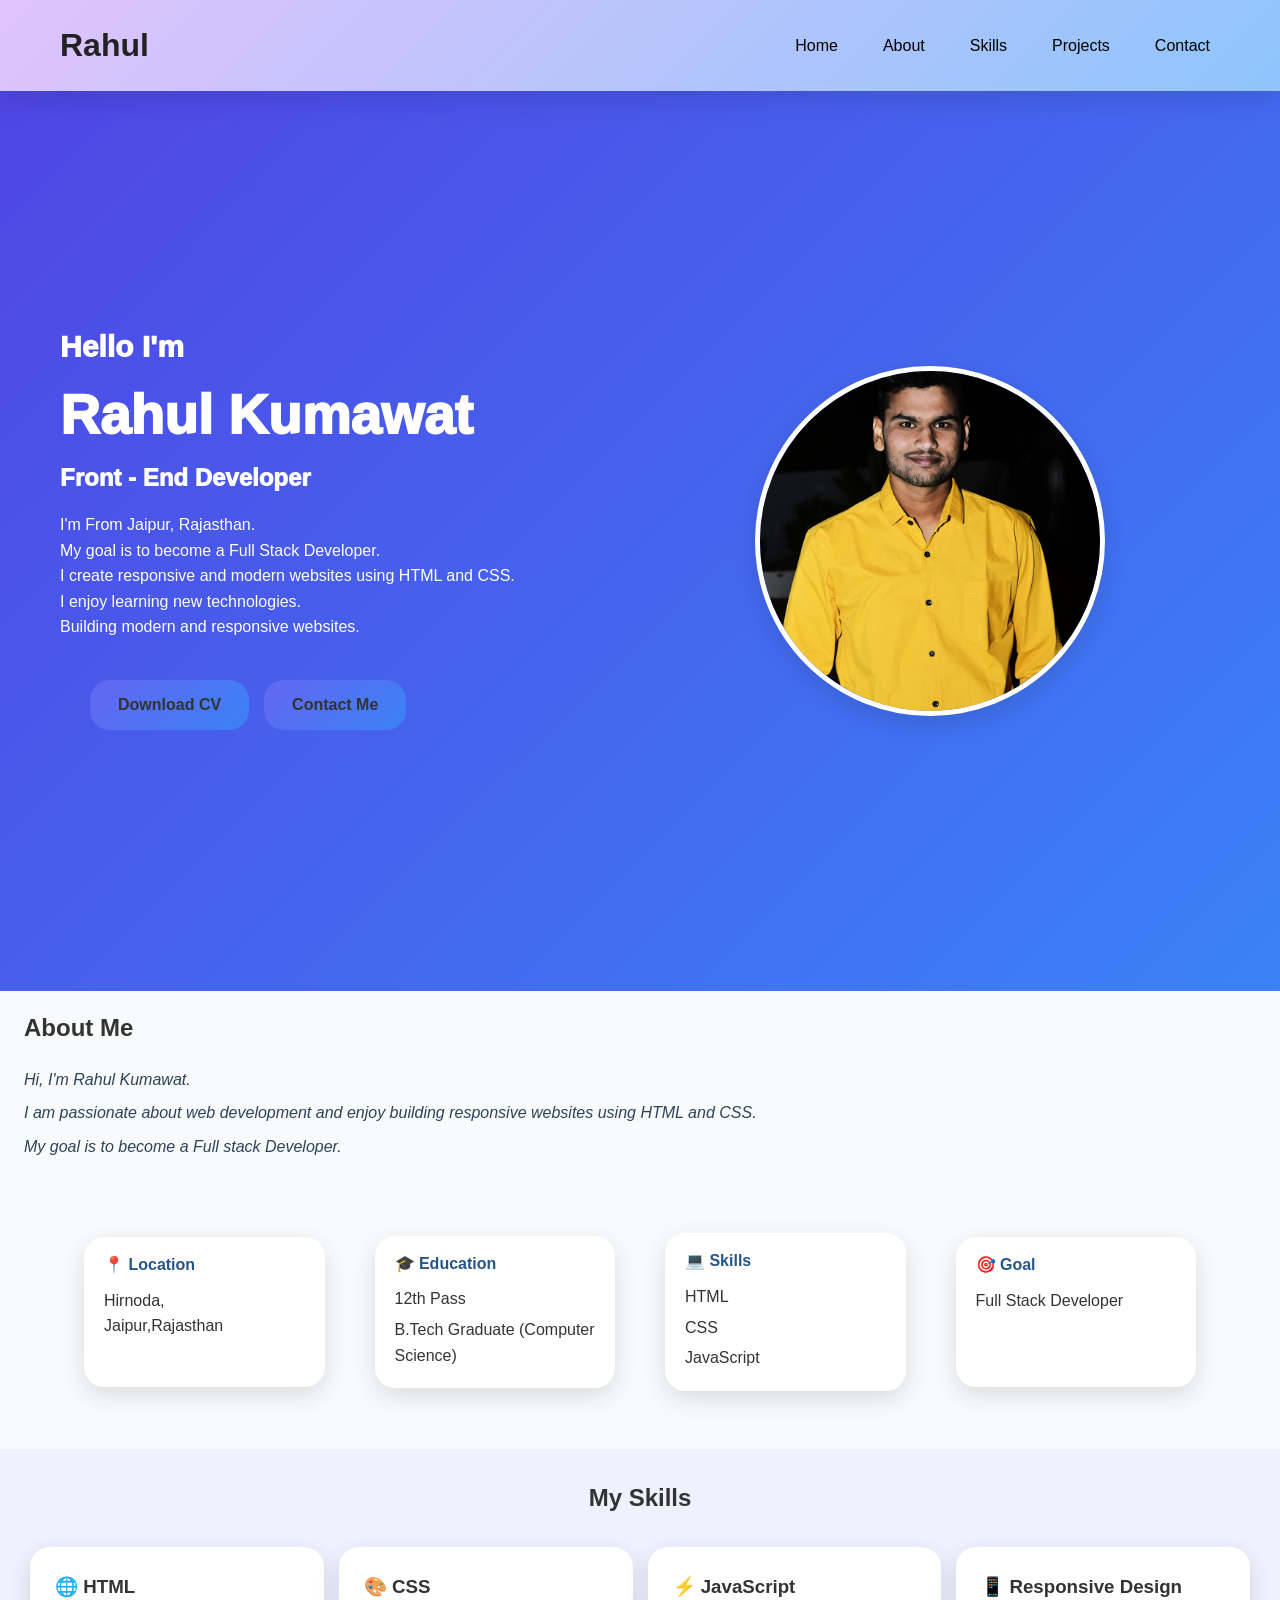
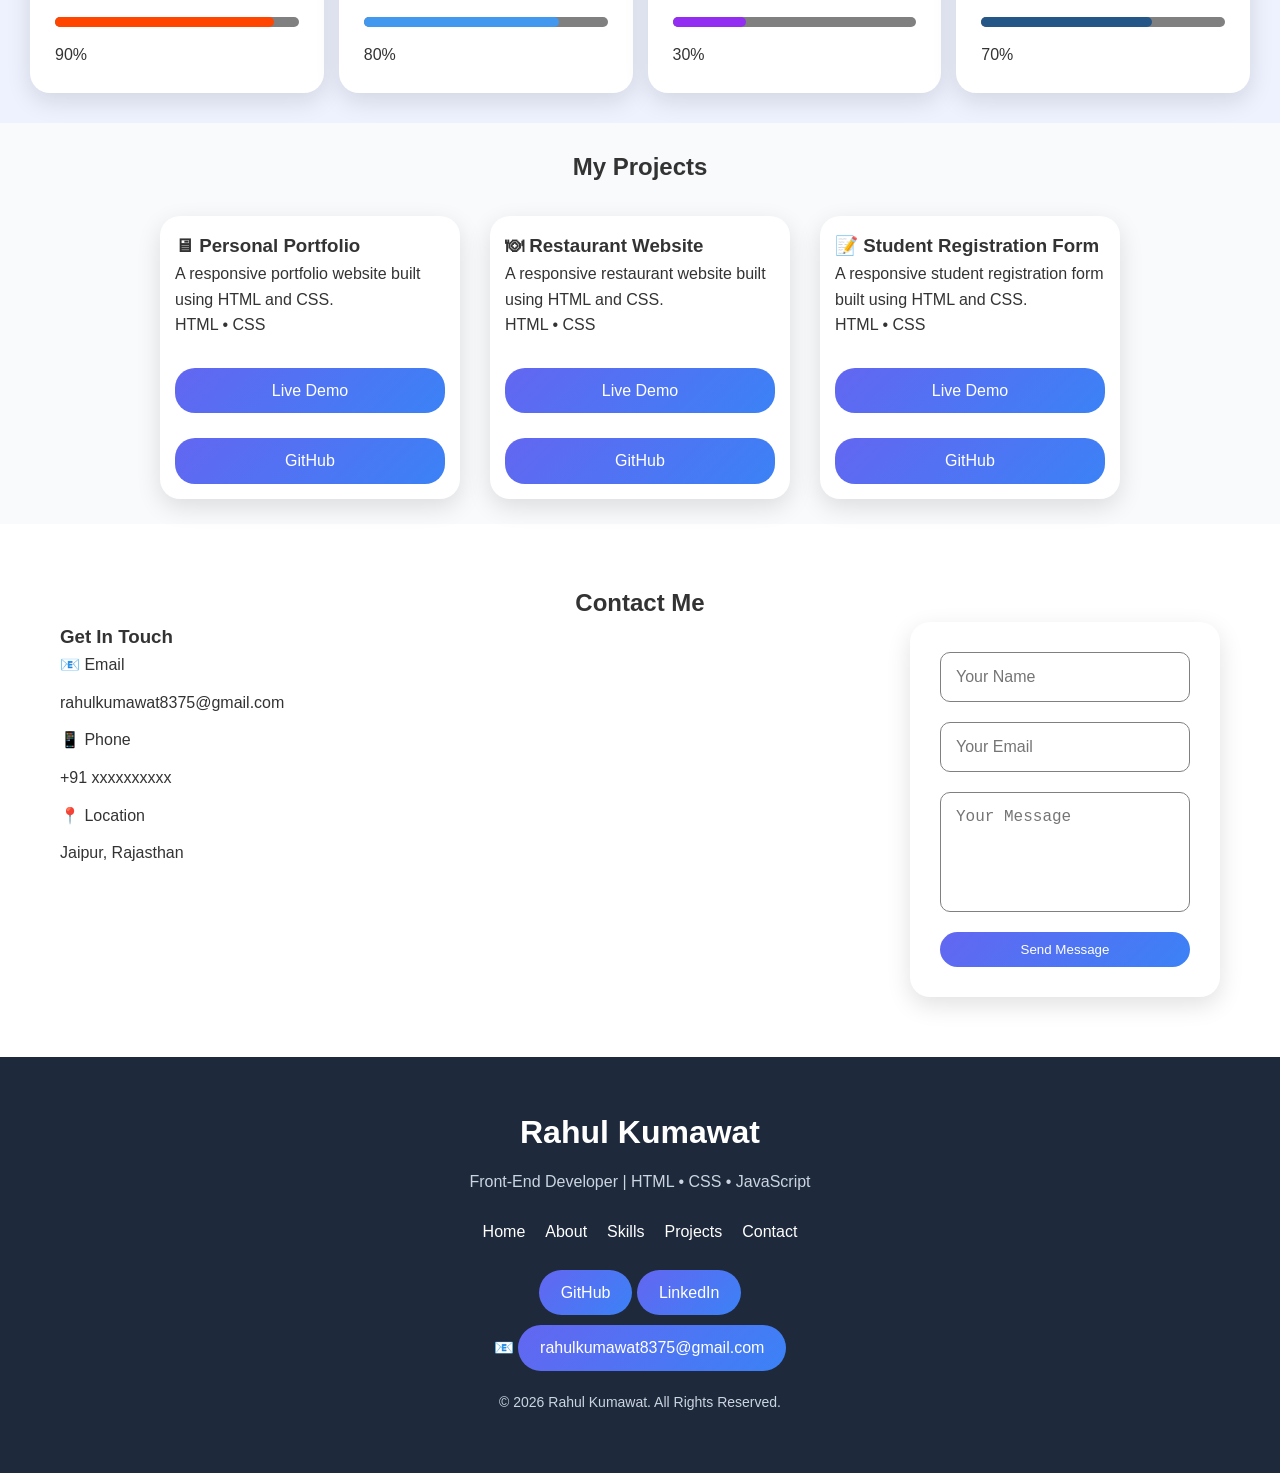
<file: index.html>
<!doctype html>
<html lang="en">

<head>
    <meta charset="UTF-8" />
    <meta name="viewport" content="width=device-width, initial-scale=1.0" />
    <meta name="description"
        content="Rahul Kumawat's personal portfolio showcasing responsive web development projects, HTML, CSS, JavaScript skills, and front-end development journey.">
    <meta name="author" content="Rahul Kumawat">
        <title>Personal Portfolio</title>
    <link rel="stylesheet" href="style.css" />
</head>

<body>
    <header class="header">
        <nav class="nav">
            <a href="#home" class="logo">Rahul</a>
            <div class="menu-toggle">
                ☰
            </div>
            <ul>
                <li><a href="#home">Home</a></li>
                <li><a href="#about">About</a></li>
                <li><a href="#skills">Skills</a></li>
                <li><a href="#projects">Projects</a></li>
                <li><a href="#contact">Contact</a></li>
            </ul>
        </nav>
    </header>
    <main>
        <section id="home" class="hero">
            <div class="content">
                <h2>Hello I'm</h2>
                <h1>Rahul Kumawat</h1>
                <h3>Front - End Developer</h3>
                <p>I'm From Jaipur, Rajasthan.</p>
                <p>My goal is to become a Full Stack Developer.</p>
                <p>I create responsive and modern websites using HTML and CSS.</p>
                <p>I enjoy learning new technologies.</p>
                <p>Building modern and responsive websites.</p>
                <div class="herobtns">
                    <a href="resume/resume.pdf" download class="cvbtn">Download CV</a>
                    <a href="#contact" class="contactbtn">Contact Me</a>
                </div>
            </div>
            <div class="heroimg">
                <img src="images/profile.jpeg" alt="Profile Photo" />
            </div>
        </section>
        <section id="about" class="about">
            <h2>About Me</h2>
            <div class="aboutcontent">
                <p>Hi, I'm Rahul Kumawat.</p>
                <p>
                    I am passionate about web development and enjoy building responsive
                    websites using HTML and CSS.
                </p>
                <p>My goal is to become a Full stack Developer.</p>
            </div>
            <div class="cards">
                <div class="card">
                    <h4>📍 Location</h4>
                    <p>
                        Hirnoda, <br />
                        Jaipur,Rajasthan
                    </p>
                </div>
                <div class="card">
                    <h4>🎓 Education</h4>
                    <p>12th Pass</p>
                    <p>B.Tech Graduate (Computer Science)</p>
                </div>
                <div class="card">
                    <h4>💻 Skills</h4>
                    <p>HTML</p>
                    <p>CSS</p>
                    <p>JavaScript</p>
                </div>
                <div class="card">
                    <h4>🎯 Goal</h4>
                    <p>Full Stack Developer</p>
                </div>
            </div>
        </section>
        <section id="skills" class="skills">
            <h2>My Skills</h2>
            <div class="skill-container">
                <div class="skill-card">
                    <h3>🌐 HTML</h3>
                    <div class="progress">
                        <div class="progress-bar html"></div>
                    </div>
                    <p>90%</p>
                </div>
                <div class="skill-card">
                    <h3>🎨 CSS</h3>
                    <div class="progress">
                        <div class="progress-bar css"></div>
                    </div>
                    <p>80%</p>
                </div>
                <div class="skill-card">
                    <h3>⚡ JavaScript</h3>
                    <div class="progress">
                        <div class="progress-bar js"></div>
                    </div>
                    <p>30%</p>
                </div>
                <div class="skill-card">
                    <h3>📱 Responsive Design</h3>
                    <div class="progress">
                        <div class="progress-bar responsive"></div>
                    </div>
                    <p>70%</p>
                </div>
            </div>
        </section>
        <section id="projects" class="projects">
            <h2>My Projects</h2>
            <div class="project-container">
                <div class="project-card">
                    <h3>🖥 Personal Portfolio</h3>
                    <p>A responsive portfolio website built using HTML and CSS.</p>
                    <p>HTML • CSS</p>
                    <div class="project-buttons">
                        <a href="https://rahulkumawat30.github.io/Personal-Portfolio/" target="_blank"
                            rel="noopener noreferrer">Live Demo</a>
                        <a href="https://github.com/rahulkumawat30/Personal-Portfolio" target="_blank"
                            rel="noopener noreferrer">GitHub</a>
                    </div>
                </div>
                <div class="project-card">
                    <h3>🍽 Restaurant Website</h3>
                    <p>A responsive restaurant website built using HTML and CSS.</p>
                    <p>HTML • CSS</p>
                    <div class="project-buttons">
                        <a href="https://rahulkumawat30.github.io/Restaurant-Website/" target="_blank"
                            rel="noopener noreferrer">Live Demo</a>
                        <a href="https://github.com/rahulkumawat30/Restaurant-Website" target="_blank"
                            rel="noopener noreferrer">GitHub</a>
                    </div>
                </div>
                <div class="project-card">
                    <h3>📝 Student Registration Form</h3>
                    <p>A responsive student registration form built using HTML and CSS.</p>
                    <p>HTML • CSS</p>
                    <div class="project-buttons">
                        <a href="https://rahulkumawat30.github.io/Student-Registration-form/" target="_blank"
                            rel="noopener noreferrer">Live Demo</a>
                        <a href="https://github.com/rahulkumawat30/Student-Registration-form" target="_blank"
                            rel="noopener noreferrer">GitHub</a>
                    </div>
                </div>
            </div>
        </section>
        <section id="contact" class="contact">
            <h2>Contact Me</h2>
            <div class="contact-container">
                <!-- left side -->
                <div class="contact-info">
                    <h3>Get In Touch</h3>
                    <p>📧 Email</p>
                    <p>rahulkumawat8375@gmail.com</p>
                    <p>📱 Phone</p>
                    <p>+91 xxxxxxxxxx</p>
                    <p>📍 Location</p>
                    <p>Jaipur, Rajasthan</p>
                </div>
                <!-- right side -->
                <form class="form" method="post">
                    <input maxlength="30" type="text" placeholder="Your Name">
                    <input type="email" placeholder="Your Email">
                    <textarea placeholder="Your Message"></textarea>
                    <button type="submit">Send Message</button>
                </form>
            </div>
        </section>
    </main>
    <footer class="footer">
        <div class="footer-content">
            <h2>Rahul Kumawat</h2>
            <p>Front-End Developer | HTML • CSS • JavaScript</p>
            <div class="footer-links">
                <a href="#home">Home</a>
                <a href="#about">About</a>
                <a href="#skills">Skills</a>
                <a href="#projects">Projects</a>
                <a href="#contact">Contact</a>
            </div>
            <div class="social-links">
                <a href="https://github.com/rahulkumawat30" target="_blank" rel="noopener noreferrer">
                    GitHub
                </a>
                <a href="https://www.linkedin.com/in/rahul-kumawat-bb94521a8/" target="_blank"
                    rel="noopener noreferrer">
                    LinkedIn
                </a>
                <p>
                    📧
                    <a href="mailto:rahulkumawat8375@gmail.com">
                        rahulkumawat8375@gmail.com
                    </a>
                </p>
            </div>
            <p class="copyright">
                &copy; 2026 Rahul Kumawat. All Rights Reserved.
            </p>
        </div>
    </footer>
<script src="script.js"></script>
</body>

</html>
</file>
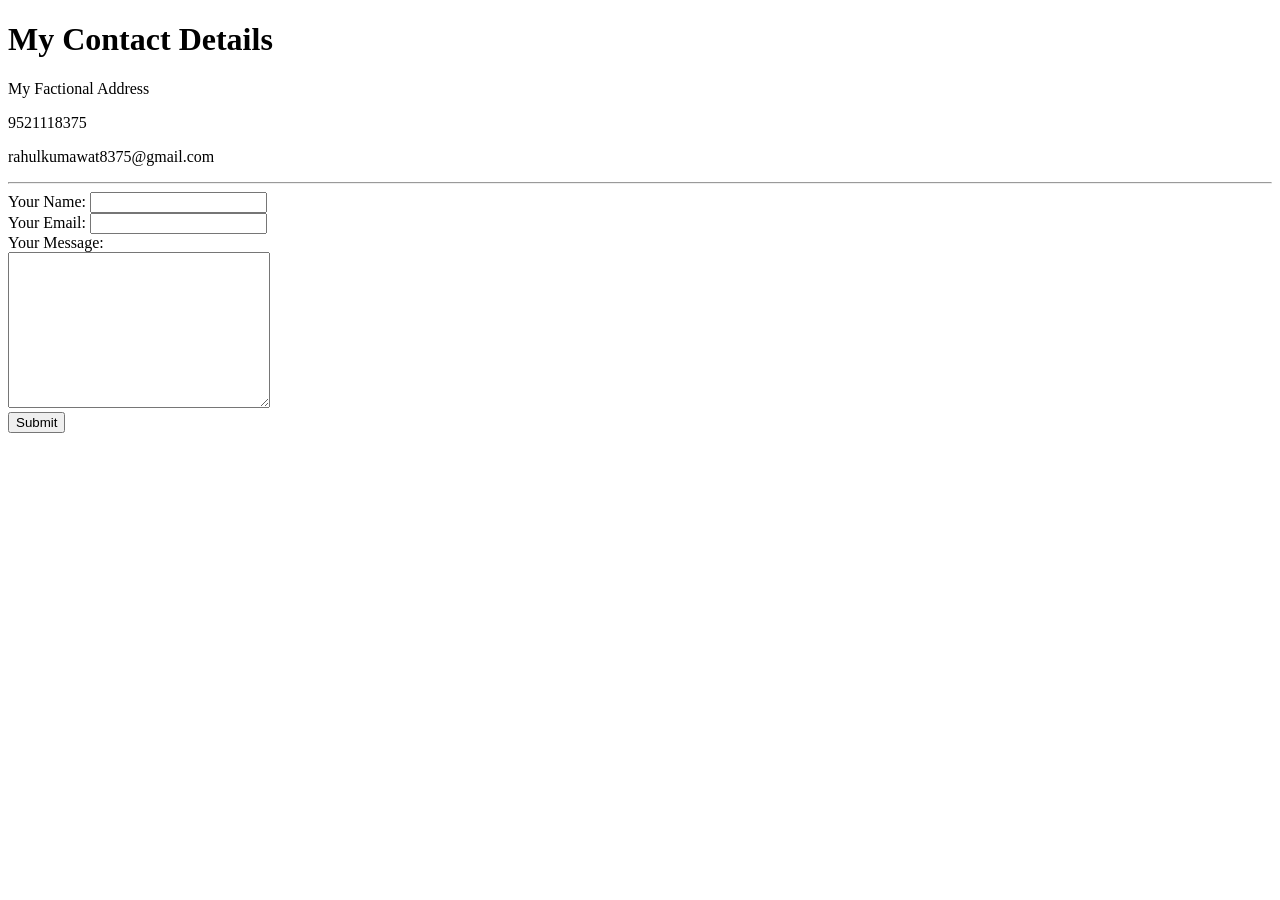
<file: contact-me.html>
<!DOCTYPE html>
<html lang="en">
<head>
    <meta charset="UTF-8">
    <meta http-equiv="X-UA-Compatible" content="IE=edge">
    <meta name="viewport" content="width=device-width, initial-scale=1.0">
    <title>Contact Me</title>
</head>
<body>
    <h1>My Contact Details</h1>
    <p>My Factional Address</p>
    <p>9521118375</p>
    <p>rahulkumawat8375@gmail.com</p>
    <hr>
    <form action="mailto:info@gmail.com" method="post" enctype="text/plain">
<label>Your Name:</label>
<input type="text" name="" value=""><br>
<label>Your Email:</label>
<input type="email" name="" value=""><br>
<label>Your Message:</label><br>
<textarea name="name" id="" cols="30" rows="10"></textarea><br>
<input type="submit" name="">
    </form>
</body>
</html>
</file>
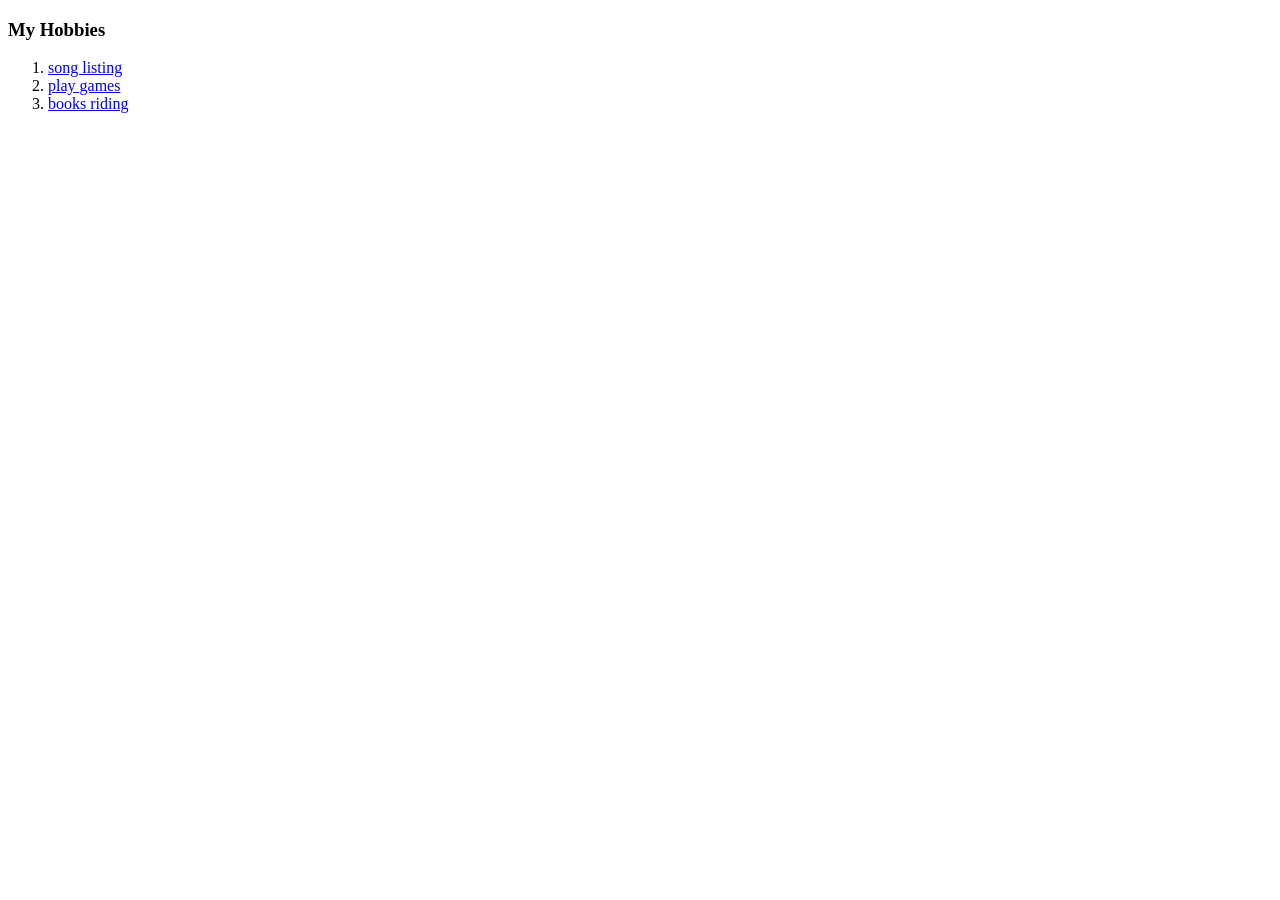
<file: hobbies.html>
<!DOCTYPE html>
<html lang="en">
<head>
    <meta charset="UTF-8">
    <meta http-equiv="X-UA-Compatible" content="IE=edge">
    <meta name="viewport" content="width=device-width, initial-scale=1.0">
    <title>My Hobbies</title>
</head>
<body>
    <h3>My Hobbies</h3>
    <ol>
      <li><a href="https://gaana.com/">song listing</a></li>
        <li><a href="https://g.co/kgs/kRjMR2">play games</a></li>
        <li><a href="https://www.booktopia.com.au/books-online/non-fiction/sports-recreation/equestrian-animal-sports/riding/cWSNF-p1.html">books riding</a></li>
    </ol>
</body>
</html>
</file>
<file: style.css>
/* Global Styles */

* {
  margin: 0;
  padding: 0;
  box-sizing: border-box;
}

html {
  scroll-behavior: smooth;
}

body {
  color: #333;
  font-family: Arial, Helvetica, sans-serif;
  font-size: 16px;
  line-height: 1.6;
}

/* Header */

.header {
  /* background-image: linear-gradient(135deg, #e0c3fc 0%, #8ec5fc 100%); */
  background: linear-gradient(135deg, #E0C3FC, #8EC5FC);
  box-shadow: 0 8px 25px rgba(0,0,0,.12);
  position: sticky;
  top: 0;
  z-index: 1000;
}

/* navigation */
.menu-toggle{
  display: none;
  font-size: 30px;
  cursor: pointer;
}

.nav {
  display: flex;
  justify-content: space-between;
  align-items: center;
  padding: 20px 60px;
}

.nav ul {
  display: flex;
  gap: 25px;
}

.nav li {
  list-style: none;
}

.nav li a {
  display: inline-block;
  text-decoration: none;
  font-weight: 500;
  color: black;
  padding: 10px;
  border-radius: 20px;
  transition:
    background-color 0.3s,
    color 0.3s,
    transform 0.3s;
}

.nav li a:hover {
  background-color: lightblue;
  color: white;
  transform: translateY(-2px);
}

.logo {
  text-decoration: none;
  color: #222;
  font-size: 2rem;
  font-weight: bold;
  cursor: pointer;
  transition: transform 0.3s;
}

.logo:hover {
  transform: scale(1.1);
}

/* hero section */

.hero {
  color: white;
  min-height: 100vh;
  padding: 60px;
  /* background: linear-gradient(#4198ee, #922df1); */
  background: linear-gradient(135deg, #4F46E5, #3B82F6);
  display: flex;
  justify-content: space-between;
  align-items: center;
}

.content {
  flex: 1;
  display: flex;
  flex-direction: column;
  justify-content: center;
  max-width: 600px;
}

.hero h1 {
  font-size: 55px;
}

.hero h2 {
  font-size: 30px;
}

.hero h3 {
  font-size: 24px;
  margin-bottom: 15px;
}

.hero h1,
.hero h2,
.hero h3 {
  font-weight: 1000;
}

.hero p {
  max-width: 600px;
}

.herobtns {
  padding: 15px;
  margin: 15px;
  display: flex;
  gap: 15px;
  margin-top: 25px;
}

.herobtns a {
  text-decoration: none;
  background: linear-gradient(135deg,#6366F1,#3B82F6);
  color: #333;
  border: none;
  padding: 12px 28px;
  border-radius: 20px;
  transition: transform 0.3s;
  margin-right: 0;
  font-weight: 600;
}

.herobtns a:hover {
  background: linear-gradient(135deg,#4338CA,#2563EB);
  color: white;
  transform: translateY(-3px);
}

.heroimg {
  flex: 1;
  display: flex;
  justify-content: center;
}

.heroimg img {
  width: 350px;
  height: 350px;
  border-radius: 50%;
  object-fit: cover;
  box-shadow: 0 8px 25px rgba(0,0,0,.12);
  border: 5px solid white;
}

/* about section */

.about {
  /* background-image: linear-gradient(#d7b8f3, #4885be); */
  background-color: #F8FAFC;
  text-align: left;
  padding: 18px 24px;
}

.about h2 {
  margin-bottom: 15px;
}

.aboutcontent {
  margin-bottom: 40px;
}
.about .aboutcontent {
  font-family: Verdana, Geneva, Tahoma, sans-serif;
  font-style: italic;
  color: #2d435a;
  line-height: 2.1;
}

.about .cards {
  display: flex;
  justify-content: space-between;
  align-items: center;
  padding: 30px 40px;
  margin: 10px 20px;
  gap: 50px;
}

.about .cards .card {
  width: 250px;
  min-height: 150px;
  background-color: white;
  padding: 15px 20px;
  border-radius: 20px;
  box-shadow: 0 8px 25px rgba(0,0,0,.12);
  transition: transform 0.3s;
}

.about .cards h4 {
  color: #255688;
  margin-bottom: 10px;
}
.card p{
    margin-bottom: 5px;
}

.about .cards .card:hover {
  transform: translateY(-5px);
  color: rgb(85, 35, 177);
}

/* skills section */

.skills {
  /* background: linear-gradient(#e793d2, #eeb075, #96949433); */
  background-color: #EEF2FF;
  padding: 30px 30px;
}
.skills h2 {
  text-align: center;
  margin-bottom: 30px;
}
.skill-container {
  display: flex;
  gap: 15px;
  justify-content: space-between;
}

.skill-card {
  flex: 1;
  padding: 25px 25px;
  background-color: white;
  border-radius: 20px;
  box-shadow: 0 8px 25px rgba(0,0,0,.12);
  transition: transform 0.3s;
  display: flex;
  flex-direction: column;
  gap: 15px;
}

.skill-card:hover {
  transform: translateY(-5px);
}

.progress {
  width: 100%;
  height: 10px;
  border-radius: 20px;
  background-color: gray;
}

.progress-bar {
  height: 100%;
  border-radius: 20px;
}

.html {
  width: 90%;
  background-color: orangered;
}

.css {
  width: 80%;
  background-color: #4198ee;
}

.js {
  width: 30%;
  background-color: #922df1;
}

.responsive {
  width: 70%;
  background-color: #255688;
}

/* project section */

.projects {
  /* background-image: linear-gradient(#d7b8f3, #4885be); */
  background-color: #F8FAFC;
  padding: 25px 25px;
}

.projects h2 {
  text-align: center;
  margin-bottom: 30px;
}

.project-container {
  display: flex;
  justify-content: center;
  gap: 30px;
  flex-wrap: wrap;
}

.project-card{
    width: 300px;
    background-color: white;
    border-radius: 20px;
    padding: 15px 15px;
    box-shadow: 0 8px 25px rgba(0,0,0,.12);
transition: transform 0.3s;
}


.project-card:hover{
    transform: translateY(-5px);
}

.project-buttons a{
text-decoration: none;
 background: linear-gradient(135deg,#6366F1,#3B82F6);
color: white;
border-radius: 20px;
padding:10px ;
transition: 0.3s;
display: block;
text-align: center;
gap: 10px;
margin-top: 15px;
}

.project-buttons{
    margin-top: 15px;
    display: flex;
    flex-direction: column;
    gap: 10px;
}
.project-buttons a:hover{ 
background: linear-gradient(135deg,#4338CA,#2563EB);
}

/* contact section */

.contact{
    padding: 60px;
}
.contact h2{
    
    text-align: center;
}

.contact-info p{
    margin-bottom: 12px;
}
.contact-container{
    display: flex;
    justify-content: space-between;
    gap: 40px;
}
 
.form{
    display: flex;
    flex-direction: column;
    gap: 20px;
    background-color: white;
    padding: 30px;
    border-radius: 20px;
    box-shadow: 0 8px 25px rgba(0,0,0,.12);
}
.form input, .form textarea{
    width: 250px;
    padding: 15px;
    border: 1px solid gray;
    border-radius: 10px;
    font-size: 16px;
}
textarea{
    resize: none;
    height: 120px;
}
input:focus, textarea:focus{
    outline: none;
    border: 2px solid #6c63ff;
    box-shadow: 0 8px 25px rgba(0,0,0,.12);
    border-color: purple;
}

.form button{
  background: linear-gradient(135deg,#6366F1,#3B82F6);
color: white;
border: none;
padding: 10px;
border-radius: 20px;
transition: transform 0.3s;
cursor: pointer;
}

.form button:hover{
    transform: translateY(-3px);
}

/* footer section */

.footer{
    background:#1E293B;
    color:white;
    padding:50px 20px;
    text-align:center;
}


.footer-content{
    max-width:900px;
    margin:auto;
}
.footer h2{
    margin-bottom:10px;
    font-size:2rem;
}

.footer p{
    margin:10px 0;
    color:#CBD5E1;
}

.footer-links{
    margin:25px 0;
    display:flex;
    justify-content:center;
    flex-wrap:wrap;
    gap:20px;
}
.footer-links a{
    color:white;
    text-decoration:none;
    transition:.3s;
}
.footer-links a:hover{
    color:#60A5FA;
}
.social-links{
    margin:20px 0;
}
.social-links a{
    display:inline-block;
    text-decoration:none;
    color:white;
    padding:10px 22px;
    border-radius:30px;
    background:linear-gradient(135deg,#6366F1,#3B82F6);
    transition:.3s;
}
.social-links a:hover{
    transform:translateY(-3px);
    background:linear-gradient(135deg,#4338CA,#2563EB);
}

.copyright{
    margin-top:30px;
    font-size:14px;
}

/* responsive */

@media (max-width: 768px) {

  .menu-toggle{
    display: block;
  }
  .nav {
     justify-content: space-between;
    align-items: center;
    flex-wrap: wrap;
    padding: 20px;
  }

  .nav ul {
    display: none;
    width: 100%;
    flex-direction: column;
    margin-top: 20px;
    gap: 15px;
    align-items: center;
  }

  .nav ul.active{
    display: flex;
  }
  .nav li a {
    text-align: center;
  }

  .hero {
    flex-direction: column-reverse;
    gap: 15px;
    align-items: center;
    padding: 40px 20px;
    text-align: center;
  }

  .heroimg img {
    width: 250px;
    height: 250px;
  }

  .herobtns {
    display: flex;
    flex-direction: column;
    gap: 15px;
  }

  .about .cards {
    flex-direction: column;
  }
  .card {
    width: 100%;
    max-width: 350px;
  }
  .skill-card {
    width: 100%;
  }

  .skill-container {
    flex-direction: column;
    gap: 15px;
  }
  .project-container{
    flex-direction: column;
    gap: 15px;
  }
  .contact-container{
flex-direction:column;
}
.footer-links{
    flex-direction:column;
    gap:12px;
}
}
</file>
